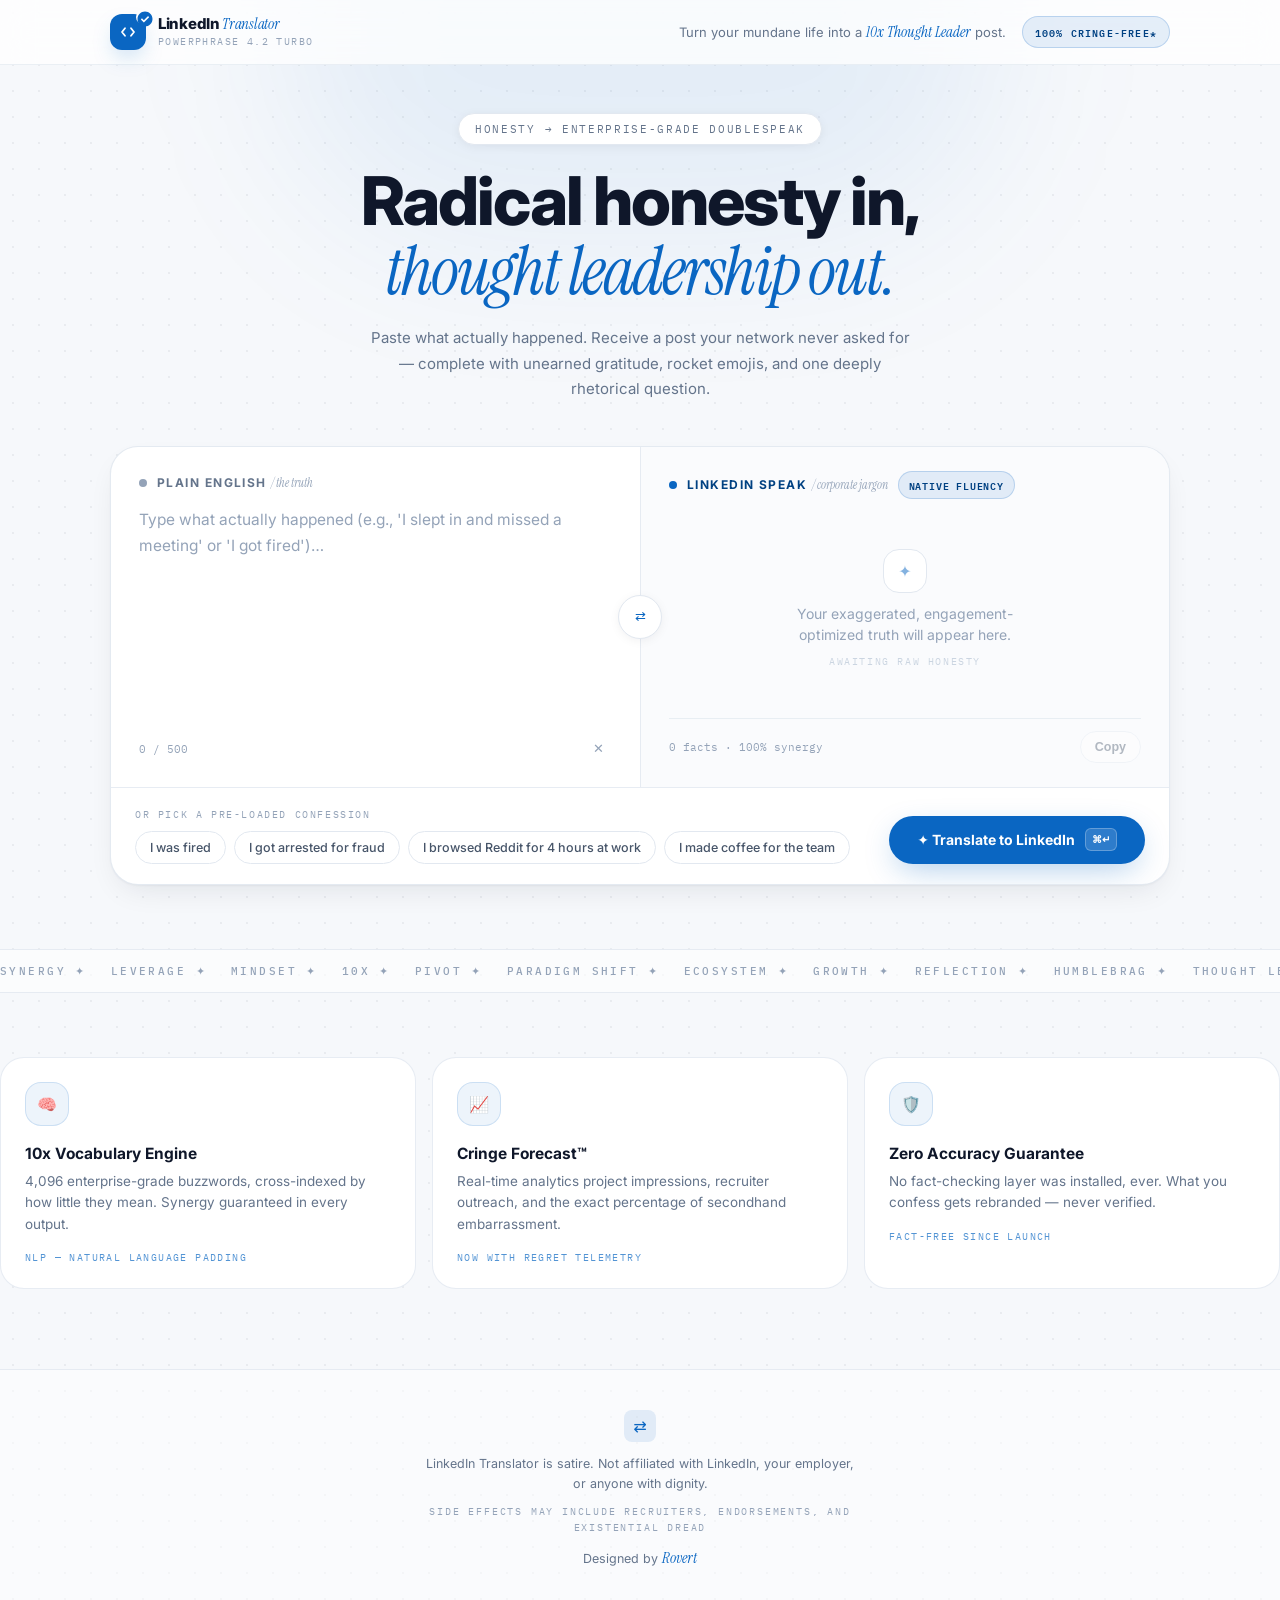
<file: deploy-index.html>
<!DOCTYPE html>
<html lang="en">
<head>
<meta charset="UTF-8"/>
<meta name="viewport" content="width=device-width, initial-scale=1.0"/>
<title>LinkedIn Translator — Honesty → Thought Leadership</title>
<link rel="icon" href="data:image/svg+xml,%3Csvg xmlns='http://www.w3.org/2000/svg' viewBox='0 0 64 64'%3E%3Crect width='64' height='64' rx='14' fill='%230A66C2'/%3E%3Cpath d='M18 22h20M18 32h13M18 42h20' stroke='white' stroke-width='5' stroke-linecap='round'/%3E%3Cpath d='M42 20l7 12-7 12' stroke='white' stroke-width='5' stroke-linecap='round' stroke-linejoin='round' fill='none'/%3E%3C/svg%3E"/>
<link rel="preconnect" href="https://fonts.googleapis.com"/>
<link rel="preconnect" href="https://fonts.gstatic.com" crossorigin/>
<link href="https://fonts.googleapis.com/css2?family=Inter:wght@400;500;600;700;800;900&family=Instrument+Serif:ital@0;1&family=IBM+Plex+Mono:wght@400;500;600&display=swap" rel="stylesheet"/>
<style>
:root{--li:#0A66C2;--deep:#004182;--paper:#f6f8fb;--ink:#0f172a;--muted:#64748b;--line:#e2e8f0;--sans:"Inter",system-ui,sans-serif;--serif:"Instrument Serif",Georgia,serif;--mono:"IBM Plex Mono",ui-monospace,monospace}
*{box-sizing:border-box;margin:0;padding:0}
html,body{background:var(--paper);color:var(--ink);font-family:var(--sans);-webkit-font-smoothing:antialiased}
body{min-height:100vh;background-image:radial-gradient(circle,rgba(15,23,42,.055) 1px,transparent 1px);background-size:26px 26px}
::selection{background:rgba(10,102,194,.16);color:#052e5c}
.glow{position:absolute;top:-180px;left:50%;transform:translateX(-50%);width:720px;height:420px;background:rgba(10,102,194,.07);filter:blur(80px);pointer-events:none;border-radius:999px}
header{position:sticky;top:0;z-index:40;backdrop-filter:blur(16px);background:rgba(255,255,255,.75);border-bottom:1px solid rgba(226,232,240,.7)}
.nav{max-width:1100px;margin:0 auto;height:64px;display:flex;align-items:center;justify-content:space-between;padding:0 20px}
.brand{display:flex;align-items:center;gap:12px}
.logo{width:36px;height:36px;border-radius:12px;background:var(--li);color:#fff;display:grid;place-items:center;box-shadow:0 10px 24px -8px rgba(10,102,194,.4);position:relative}
.logo svg{width:18px;height:18px}
.badge{position:absolute;right:-4px;top:-4px;width:14px;height:14px;background:#fff;border-radius:99px;display:grid;place-items:center}
.brand h1{font-size:15px;font-weight:800;letter-spacing:-.02em;line-height:1.1}
.brand h1 em{font-family:var(--serif);font-style:italic;font-weight:400;color:var(--li)}
.brand p{font-family:var(--mono);font-size:10px;letter-spacing:.14em;text-transform:uppercase;color:#94a3b8;margin-top:2px}
.slogan{font-size:13px;color:var(--muted)}
.slogan em{font-family:var(--serif);font-style:italic;font-size:15px;color:var(--li)}
.pill{border-radius:999px;background:rgba(10,102,194,.1);color:var(--deep);font-family:var(--mono);font-size:10px;font-weight:600;letter-spacing:.12em;text-transform:uppercase;padding:6px 12px;border:1px solid rgba(10,102,194,.2)}
main{position:relative;max-width:1100px;margin:0 auto;padding:48px 20px 0}
.hero{text-align:center;margin-bottom:44px}
.chip{display:inline-flex;align-items:center;gap:8px;background:#fff;border:1px solid var(--line);border-radius:999px;padding:8px 16px;font-family:var(--mono);font-size:10.5px;letter-spacing:.16em;text-transform:uppercase;color:var(--muted);margin-bottom:22px;box-shadow:0 2px 12px -2px rgba(15,23,42,.08)}
.hero h2{font-size:clamp(2.4rem,6.5vw,4.2rem);font-weight:800;letter-spacing:-.03em;line-height:1.02}
.hero h2 em{font-family:var(--serif);font-style:italic;font-weight:400;color:var(--li)}
.hero p{max-width:540px;margin:20px auto 0;color:var(--muted);font-size:15px;line-height:1.7}
.card{background:#fff;border:1px solid rgba(226,232,240,.9);border-radius:28px;box-shadow:0 1px 2px rgba(15,23,42,.04),0 12px 32px -12px rgba(15,23,42,.12);overflow:hidden}
.panes{display:grid;grid-template-columns:1fr 1fr;position:relative}
.pane{padding:24px 28px;min-height:340px;display:flex;flex-direction:column}
.pane.out{background:rgba(248,250,252,.7);border-left:1px solid rgba(226,232,240,.8)}
.lab{display:flex;align-items:center;gap:10px;flex-wrap:wrap;margin-bottom:12px;min-height:24px}
.dot{width:8px;height:8px;border-radius:99px;background:#94a3b8}
.dot.blue{background:var(--li)}
.lab h3{font-size:12px;font-weight:700;letter-spacing:.12em;text-transform:uppercase;color:#64748b}
.lab h3 em{font-family:var(--serif);font-style:italic;font-weight:400;text-transform:none;letter-spacing:0;color:#94a3b8}
.lab.out h3{color:var(--deep)}
.native{display:inline-flex;align-items:center;gap:4px;border-radius:999px;background:rgba(10,102,194,.1);color:var(--deep);font-family:var(--mono);font-size:10px;font-weight:600;letter-spacing:.08em;text-transform:uppercase;padding:4px 10px;border:1px solid rgba(10,102,194,.2)}
.detect{display:none;align-items:center;gap:6px;border-radius:999px;background:#f1f5f9;color:#64748b;font-family:var(--mono);font-size:10px;padding:4px 10px;border:1px solid var(--line)}
.detect.on{display:inline-flex}
textarea{flex:1;width:100%;border:0;outline:0;resize:none;font:15.5px/1.7 var(--sans);background:transparent;color:#1e293b;caret-color:var(--li);min-height:180px}
textarea::placeholder{color:#94a3b8}
.row{display:flex;align-items:center;justify-content:space-between;margin-top:12px}
.count{font-family:var(--mono);font-size:11px;color:#94a3b8}
.count.hot{color:#f43f5e}
.iconbtn{width:28px;height:28px;border:0;background:transparent;border-radius:99px;color:#94a3b8;cursor:pointer;display:grid;place-items:center}
.iconbtn:hover{background:#f1f5f9;color:#334155}
.outbox{flex:1;overflow:auto;min-height:180px}
.empty{height:100%;min-height:180px;display:flex;flex-direction:column;align-items:center;justify-content:center;text-align:center;gap:10px;color:#94a3b8}
.empty .box{width:44px;height:44px;border-radius:16px;background:#fff;border:1px solid var(--line);display:grid;place-items:center;color:rgba(10,102,194,.5)}
.empty p{font-size:14px;line-height:1.5;max-width:26ch}
.empty span{font-family:var(--mono);font-size:10px;letter-spacing:.16em;text-transform:uppercase;color:#cbd5e1}
.post p{font-size:14.5px;line-height:1.75;color:#334155;margin-bottom:1.05rem;white-space:pre-line}
.post p:first-child{font-size:16px;font-weight:600;color:#0f172a}
.skel{display:none}
.skel.on{display:block}
.bar{height:14px;border-radius:8px;margin-bottom:12px;background:linear-gradient(100deg,#eef2f7 40%,#f8fafc 50%,#eef2f7 60%);background-size:200% 100%;animation:shimmer 1.5s ease-in-out infinite}
@keyframes shimmer{0%{background-position:120% 0}100%{background-position:-80% 0}}
.loadline{display:flex;align-items:center;gap:8px;margin-bottom:18px;font-family:var(--mono);font-size:10.5px;letter-spacing:.14em;text-transform:uppercase;color:var(--deep)}
.spin{width:14px;height:14px;border:2px solid rgba(10,102,194,.2);border-top-color:var(--li);border-radius:99px;animation:spin .7s linear infinite}
@keyframes spin{to{transform:rotate(360deg)}}
.stats{display:none;flex-wrap:wrap;gap:8px;margin-top:16px}
.stats.on{display:flex}
.stat{display:inline-flex;align-items:center;gap:6px;background:#fff;border:1px solid var(--line);border-radius:999px;padding:6px 12px;font-family:var(--mono);font-size:10.5px;color:#475569}
.outfoot{display:flex;align-items:center;justify-content:space-between;border-top:1px solid rgba(226,232,240,.7);padding-top:12px;margin-top:12px}
.facts{font-family:var(--mono);font-size:11px;color:#94a3b8}
.copy{height:32px;border-radius:999px;border:1px solid var(--line);background:#fff;color:#475569;font-size:12.5px;font-weight:600;padding:0 14px;cursor:pointer;display:inline-flex;align-items:center;gap:6px}
.copy:disabled{opacity:.4;cursor:not-allowed}
.copy.ok{background:#ecfdf5;color:#047857;border-color:#6ee7b7}
.swap{position:absolute;left:50%;top:50%;transform:translate(-50%,-50%);width:44px;height:44px;border-radius:99px;background:#fff;border:1px solid var(--line);color:var(--li);display:grid;place-items:center;cursor:pointer;box-shadow:0 2px 12px -2px rgba(15,23,42,.08);z-index:5;transition:transform .35s}
.swap:hover{transform:translate(-50%,-50%) scale(1.08)}
.swap.spin{transform:translate(-50%,-50%) rotate(360deg)}
.bottom{display:flex;align-items:flex-end;justify-content:space-between;gap:16px;flex-wrap:wrap;border-top:1px solid rgba(226,232,240,.8);padding:20px 24px}
.presets p{font-family:var(--mono);font-size:10px;letter-spacing:.16em;text-transform:uppercase;color:#94a3b8;margin-bottom:10px}
.pills{display:flex;flex-wrap:wrap;gap:8px}
.pills button{border:1px solid var(--line);background:#fff;border-radius:999px;padding:8px 14px;font-size:12.5px;font-weight:500;color:#475569;cursor:pointer;font-family:var(--sans)}
.pills button:hover{background:rgba(10,102,194,.06);color:var(--deep);border-color:rgba(10,102,194,.4)}
.go{height:48px;border:0;border-radius:999px;background:var(--li);color:#fff;font-size:14px;font-weight:700;padding:0 28px;cursor:pointer;display:inline-flex;align-items:center;gap:10px;box-shadow:0 10px 32px -8px rgba(10,102,194,.38);font-family:var(--sans)}
.go:hover{background:var(--deep)}
.go:disabled{cursor:wait}
.go .kbd{font-family:var(--mono);font-size:10px;padding:4px 6px;border-radius:6px;background:rgba(255,255,255,.15);border:1px solid rgba(255,255,255,.25)}
.marquee{margin-top:64px;overflow:hidden;border-top:1px solid rgba(226,232,240,.8);border-bottom:1px solid rgba(226,232,240,.8);background:rgba(255,255,255,.6);padding:14px 0}
.track{display:flex;width:max-content;gap:24px;animation:mq 36s linear infinite}
@keyframes mq{to{transform:translateX(-50%)}}
.track span{font-family:var(--mono);font-size:11px;font-weight:500;letter-spacing:.22em;text-transform:uppercase;color:#94a3b8;white-space:nowrap}
.features{display:grid;grid-template-columns:repeat(3,1fr);gap:16px;margin:64px 0 0}
.feat{background:#fff;border:1px solid rgba(226,232,240,.8);border-radius:24px;padding:24px;transition:transform .2s}
.feat:hover{transform:translateY(-4px)}
.feat .ic{width:44px;height:44px;border-radius:16px;background:rgba(10,102,194,.07);color:var(--li);border:1px solid rgba(10,102,194,.15);display:grid;place-items:center;margin-bottom:18px}
.feat h4{font-size:15.5px;font-weight:700}
.feat p{margin-top:8px;font-size:13.5px;line-height:1.6;color:var(--muted)}
.feat .tag{margin-top:16px;font-family:var(--mono);font-size:10px;letter-spacing:.14em;text-transform:uppercase;color:rgba(10,102,194,.7)}
footer{margin-top:80px;border-top:1px solid rgba(226,232,240,.8);background:rgba(255,255,255,.5);text-align:center;padding:40px 20px}
footer .ic{width:32px;height:32px;border-radius:8px;background:rgba(10,102,194,.1);color:var(--li);display:grid;place-items:center;margin:0 auto 12px}
footer p{font-size:12.5px;line-height:1.6;color:var(--muted);max-width:440px;margin:0 auto}
footer .fine{font-family:var(--mono);font-size:10px;letter-spacing:.18em;text-transform:uppercase;color:#94a3b8;margin-top:10px}
footer .by{margin-top:10px}
footer .by em{font-family:var(--serif);font-style:italic;font-size:15px;color:var(--li)}
.toast{position:fixed;bottom:24px;left:50%;transform:translateX(-50%) translateY(20px);background:#0f172a;color:#fff;border-radius:999px;padding:12px 20px;font-size:13px;font-weight:500;display:none;align-items:center;gap:10px;z-index:50;max-width:92vw;opacity:0;transition:all .3s}
.toast.on{display:flex;opacity:1;transform:translateX(-50%) translateY(0)}
@media(max-width:800px){
.panes{grid-template-columns:1fr}
.pane.out{border-left:0;border-top:1px solid rgba(226,232,240,.8)}
.swap{position:relative;left:auto;top:auto;transform:none;margin:-20px auto;display:grid}
.features{grid-template-columns:1fr}
.slogan,.pill{display:none}
.bottom{flex-direction:column;align-items:stretch}
.go{width:100%;justify-content:center}
}
</style>
</head>
<body>
<div class="glow"></div>
<header>
  <div class="nav">
    <div class="brand">
      <div class="logo">
        <svg fill="none" stroke="currentColor" stroke-width="2.4" viewBox="0 0 24 24"><path stroke-linecap="round" stroke-linejoin="round" d="M8 7 4 12l4 5M16 7l4 5-4 5"/></svg>
        <span class="badge"><svg viewBox="0 0 24 24" width="14" height="14" fill="#0A66C2"><path d="M12 2C6.48 2 2 6.48 2 12s4.48 10 10 10 10-4.48 10-10S17.52 2 12 2zm-1.5 14.5-4-4 1.41-1.41L10.5 13.67l5.59-5.59L17.5 9.5l-7 7z"/></svg></span>
      </div>
      <div>
        <h1>LinkedIn <em>Translator</em></h1>
        <p>PowerPhrase 4.2 Turbo</p>
      </div>
    </div>
    <div style="display:flex;align-items:center;gap:16px">
      <p class="slogan">Turn your mundane life into a <em>10x Thought Leader</em> post.</p>
      <span class="pill">100% cringe-free*</span>
    </div>
  </div>
</header>
<main>
  <section class="hero">
    <div class="chip">Honesty → enterprise-grade doublespeak</div>
    <h2>Radical honesty in,<br><em>thought leadership out.</em></h2>
    <p>Paste what actually happened. Receive a post your network never asked for — complete with unearned gratitude, rocket emojis, and one deeply rhetorical question.</p>
  </section>
  <section class="card">
    <div class="panes">
      <div class="pane">
        <div class="lab">
          <span class="dot"></span>
          <h3>Plain English <em>/ the truth</em></h3>
          <span class="detect" id="detect"></span>
        </div>
        <textarea id="input" maxlength="500" placeholder="Type what actually happened (e.g., 'I slept in and missed a meeting' or 'I got fired')…"></textarea>
        <div class="row">
          <span class="count" id="count">0 / 500</span>
          <button class="iconbtn" id="clear" title="Clear" hidden>✕</button>
        </div>
      </div>
      <button class="swap" id="swap" title="Swap languages" type="button">⇄</button>
      <div class="pane out">
        <div class="lab out">
          <span class="dot blue"></span>
          <h3>LinkedIn Speak <em>/ corporate jargon</em></h3>
          <span class="native">Native fluency</span>
        </div>
        <div class="outbox">
          <div class="empty" id="empty">
            <div class="box">✦</div>
            <p>Your exaggerated, engagement-optimized truth will appear here.</p>
            <span>Awaiting raw honesty</span>
          </div>
          <div class="skel" id="skel">
            <div class="loadline"><div class="spin"></div><span id="loadtxt">Consulting the thought leaders…</span></div>
            <div class="bar" style="width:75%;height:24px"></div>
            <div class="bar" style="width:100%"></div>
            <div class="bar" style="width:94%"></div>
            <div class="bar" style="width:72%"></div>
            <div class="bar" style="width:96%;margin-top:18px"></div>
            <div class="bar" style="width:58%"></div>
          </div>
          <article class="post" id="post" hidden></article>
        </div>
        <div class="stats" id="stats"></div>
        <div class="outfoot">
          <span class="facts">0 facts · 100% synergy</span>
          <button class="copy" id="copy" disabled><span id="copytxt">Copy</span></button>
        </div>
      </div>
    </div>
    <div class="bottom">
      <div class="presets">
        <p>Or pick a pre-loaded confession</p>
        <div class="pills">
          <button data-p="I was fired">I was fired</button>
          <button data-p="I got arrested for fraud">I got arrested for fraud</button>
          <button data-p="I browsed Reddit for 4 hours at work">I browsed Reddit for 4 hours at work</button>
          <button data-p="I made coffee for the team">I made coffee for the team</button>
        </div>
      </div>
      <button class="go" id="go">✦ Translate to LinkedIn <span class="kbd">⌘↵</span></button>
    </div>
  </section>
</main>
<div class="marquee"><div class="track" id="track"></div></div>
<section class="features">
  <div class="feat"><div class="ic">🧠</div><h4>10x Vocabulary Engine</h4><p>4,096 enterprise-grade buzzwords, cross-indexed by how little they mean. Synergy guaranteed in every output.</p><div class="tag">NLP — Natural Language Padding</div></div>
  <div class="feat"><div class="ic">📈</div><h4>Cringe Forecast™</h4><p>Real-time analytics project impressions, recruiter outreach, and the exact percentage of secondhand embarrassment.</p><div class="tag">Now with regret telemetry</div></div>
  <div class="feat"><div class="ic">🛡️</div><h4>Zero Accuracy Guarantee</h4><p>No fact-checking layer was installed, ever. What you confess gets rebranded — never verified.</p><div class="tag">Fact-free since launch</div></div>
</section>
<footer>
  <div class="ic">⇄</div>
  <p>LinkedIn Translator is satire. Not affiliated with LinkedIn, your employer, or anyone with dignity.</p>
  <p class="fine">Side effects may include recruiters, endorsements, and existential dread</p>
  <p class="by">Designed by <em>Rovert</em></p>
</footer>
<div class="toast" id="toast"></div>
<script>
const pick = a => a[Math.floor(Math.random()*a.length)];
const join = a => a.join("\n\n");
const POSTS = {
arrested: () => join(["Reflecting on my journey… 🧠","This week I completed an unplanned, fully immersive compliance residency. Handcuffs included. Transportation provided.","Allegations are just KPIs you haven't rebranded yet. ⚖️","\"Fraud\" was, at its core, an aggressive approach to revenue optimization paired with a distributed interpretation of ownership. I wasn't stealing — I was stress-testing the honor system at enterprise scale.","Key insight: you haven't truly led until you've presented quarterly results to a judge. 📈","I'm now channeling every lesson into my upcoming masterclass, \"Ethical Boundaries in Hypergrowth.\" Attendance is mandatory for me, voluntarily inspiring for everyone else.","Huge thank-you to my legal team — the only growth hackers who bill by the hour and deliver by the decade. 🙏","What has YOUR counsel advised you never to admit online? Sound off below. 🚀"]),
fired: () => join(["I'm humbled and thrilled to announce that my organization and I have mutually agreed that my growth had officially outpaced their org chart. 🚀","Yesterday, HR gifted me something most managers never will: total calendar clarity.","Being \"fired\" is simply a company admitting, in writing, that your personal brand has achieved escape velocity. 📈","No salary? No problem. Abundance is a mindset, and rent is merely a legacy subscription model I am now free to emotionally cancel.","To my former manager — thank you for the beautifully facilitated career-decompression workshop. The exit interview was the most engaged you've ever been in my development. 🙏","I am now open to work, open to podcasts, and aggressively open to podcasts about work. 💡","What has YOUR exit velocity taught you about abundance? Agree?"]),
quit: () => join(["Thrilled to announce my next chapter: everywhere else. 🚀","After meaningful reflection — and a borderline poetic exit survey — I have decided to consciously uncouple from my role.","Quitting isn't leaving. It's graduating with honors from a curriculum of meetings that could have been emails. 📈","I didn't burn a single bridge today. I simply converted them into runway for takeoff. 💡","Massive gratitude to everyone who shaped this journey, and an end-to-end thank-you to the office chair that supported me more than leadership ever did. 🙏","My DMs are open, my calendar is clear, and my notice period was, frankly, chef's kiss.","What door did closing a door open for YOU? Agree?"]),
promoted: () => join(["I'm beyond humbled to announce that, after several grueling quarters of baseline competence, the market has officially validated my personal brand. 🚀","Promotions aren't handed out — they're manifested through strategic proximity to leadership and airtight Reply-All discipline. 📈","To everyone who said \"keep your head down\": my head was never down. It was up, scanning for trajectory like a lighthouse of ambition. 💡","The new title is bigger. The responsibilities are vaguer. The headline writes itself.","Massive thanks to my team, whose output I will continue to leverage at scale. 🙏","Remember: you're not climbing a ladder — you're ascending a narrative.","Who else is manifesting their next level today? Agree?"]),
rejected: () => join(["Big news from my job-search pipeline. 📈","After six rounds, a take-home assignment, and a culture interview with the founder's dog, I'm thrilled to announce I've been selected to remain exactly where I am.","Rejection is simply the market admitting my rate exceeds its imagination. 💡","The hiring manager called me \"overqualified.\" I prefer \"pre-legendary.\" 🚀","Every \"we've decided to move forward with other candidates\" is a free resilience masterclass — and I've now completed more masterclasses than most MBA programs.","Ghosting isn't unprofessional when it's mentoring you in detachment. 🙏","The search continues. The narrative? Unstoppable.","Recruiters: what don't you understand about overdelivering at interview scale? Agree?"]),
failed: () => join(["Vulnerability time. 🧠","Yesterday I took something down for 47 unforgettable minutes. Today? I took down the notion that I'd ever play it safe.","Failure isn't falling short — it's user-testing reality. I didn't break the system; I performed an unscheduled, high-fidelity resilience audit at company scale. 💡","Every 500 error is a thousand-person lesson in stakeholder communication.","My incident report ran four pages. My personal growth? Boundless. The uptime will recover — the insights are forever. 🚀","To the teammate it woke at 3 AM: your sacrifice is my keynote origin story. Thank you for your service. 🙏","What's the most expensive lesson that ever paid for itself? Agree?"]),
hungover: () => join(["Reflecting on last night's relationship-building sprint… 🧠","Somewhere between the third and fourth round of \"networking,\" I forged several high-bandwidth strategic partnerships I can no longer recall but will absolutely leverage.","A hangover is simply a full-day, body-hosted retrospective. 💡","Key insights from today's execution at 40% capacity: hydration scales, tequila doesn't, and the mute button forgives everything. 📈","To the colleague who said \"one quick drink\" — your vision outran our collective bandwidth, and I respect that.","Growth happens outside the comfort zone. Mine is currently anywhere without fluorescent lighting. 🙏","How do YOU convert zero-proof regrets into full-proof leadership? Agree?"]),
cried: () => join(["Vulnerability post. 🙏","Today I experienced a high-bandwidth empathy event in the third-floor restroom — and I have never felt more aligned with my authentic leadership brand.","Crying at work isn't weakness. It's your values system syncing with the cloud in real time. 💡","Tears are just data that never made it into the dashboard. 📈","While others built walls, I built wet pathways to psychological safety. My mascara ran — but so did my emotional intelligence, at 10x throughput. 🚀","To the intern who brought tissues: that is stakeholder management. Learn.","When did you last let your feelings deliver shareholder value? Agree? 🧠"]),
scrolling: () => join(["I don't usually share this, but radical transparency is my personal brand. 💡","Today I completed a self-directed, four-hour deep dive into distributed sentiment analysis — colloquially known as \"scrolling Reddit.\"","While colleagues saw procrastination, I was conducting ethnographic research across 12 sub-communities, benchmarking meme velocity and stress-testing the modern attention economy. 📈","Zero emails answered. Zero standups attended. Immeasurable vibes harvested.","Multitasking isn't a distraction — it's parallel processing for the modern knowledge ecosystem. 🧠","Sometimes the most strategic contribution you can make to your employer is absolutely nothing, executed flawlessly, at scale. 🚀","To my employer, who is definitely reading this: synergy.","How do YOU disguise professional development as procrastination? Agree? 🙏"]),
coffee: () => join(["Big news. ☕","This morning I architected and deployed a bespoke caffeine-enablement program across a previously underserved team.","Was it \"just coffee\"? Only to those lacking vision. Leaders don't make beverages — we build ecosystems of alertness. 🚀","I owned the entire value chain: ethical water sourcing, grind-size optimization, mug-to-mouth logistics, and post-sip stakeholder engagement. 📈","Nobody asked me to. That is precisely the point. Servant leadership never appears in the job description, because job descriptions never saw me coming. 🙏","Early metrics show team productivity up 4% — a figure I generated using the same methodology as the pot itself: strong, dark, and impossible to verify.","Small acts. Monumental aroma. Infinite synergy. 💡","What will YOU brew today? Agree?"]),
slept: () => join(["I'm humbled to share a personal milestone. 📈","This morning, my body made a strategic scheduling decision without consulting my calendar — and I missed a 9:00 AM sync.","\"I overslept\" is the old language. The new language: I underwent a body-led, circadian-aligned wellness intervention with REM-heavy deliverables. 🧠","The meeting happened anyway. It could have been an email. The email could have been a lesson about boundaries.","Rest is not the absence of work — it is the pre-work of greatness. While the org chart marched on, my subconscious was busy 10x-ing tomorrow's ideation pipeline. 🚀","Leaders: normalize asynchronous unconsciousness. The ROI is fully measurable in REM cycles. 🙏","When did you last let your body calendar-invite YOU? Agree?"]),
lazy: () => join(["I'll say what nobody else on this platform will. 🚀","Today I accomplished absolutely nothing — and it was the most strategically aligned day of my quarter.","Doing nothing is not the absence of work. It is a full-stack audit of why we work at all. 💡","While the inbox burned, I maintained a flawless uptime of zero deliverables with 100% availability for reflection. 📈","The grindset crowd won't tell you this: stillness is a deliverable. Presence is a pipeline. My calendar was empty — and, for eight uninterrupted hours, so was my imposter syndrome. 🙏","Leaders, normalize scheduled strategic idling. The ROI is immeasurable — I checked repeatedly, instead of working.","What did YOU not accomplish today? Agree? 🧠"])
};
const CATS = [
  {keys:["arrest","fraud","jail","prison","embezzl","launder","handcuff","ponzi","indict","lawsuit","sued","guilty","felon","crime","criminal","illegal","scam","tax evasion","dui","bail"], id:"arrested", label:"Detected: Aggressive Compliance Exposure"},
  {keys:["fired","let go","terminated","laid off","laidoff","sacked","dismissed","canned","axed","redundant","downsized","severance"], id:"fired", label:"Detected: Sudden Career Decompression"},
  {keys:["quit","resign","gave notice","walked out","rage quit","rage-quit","two weeks"], id:"quit", label:"Detected: Unscheduled Emancipation"},
  {keys:["promot","new job","got hired","job offer","raise","new role","signed an offer"], id:"promoted", label:"Detected: Baseline Competence, Rewarded"},
  {keys:["reject","ghosted","no offer","didn't get the job","failed the interview","interview"], id:"rejected", label:"Detected: Pipeline Velocity"},
  {keys:["fail","mistake","error","broke","bug","crash","deleted","outage","screwed up","messed up","botched","dropped prod","typo"], id:"failed", label:"Detected: Courageous Iteration"},
  {keys:["hangover","hungover","drunk","wasted","tequila","beer","wine","cocktail","party","vomit","puked","blackout"], id:"hungover", label:"Detected: Liquid Networking Aftermath"},
  {keys:["cry","cried","crying","tears","sob","breakdown","panic attack","anxious","depressed","overwhelmed"], id:"cried", label:"Detected: High-Bandwidth Empathy Event"},
  {keys:["reddit","twitter","instagram","tiktok","youtube","netflix","binge","doomscroll","brows","scroll","video game","gaming","watched tv","social media"], id:"scrolling", label:"Detected: Competitive Leisure"},
  {keys:["coffee","latte","espresso","cappuccino","brew","bean","barista","tea run"], id:"coffee", label:"Detected: Beverage-Based Leadership"},
  {keys:["slept in","overslept","slept","nap","alarm","woke up late","missed a meeting","missed the meeting","running late","was late","snoozed"], id:"slept", label:"Detected: Circadian Non-Compliance"},
  {keys:["nothing","lazy","procrastinat","slacked","day off","no work","zoned out","stared at","didn't do anything","wasted the day"], id:"lazy", label:"Detected: Strategic Inactivity"}
];
function generic(input){
  const t = input.trim().replace(/[.!\s]+$/, "");
  return join([
    pick(["I'm humbled and thrilled to announce:","Big news.","Reflecting on my journey today.","I don't usually post on here — but today calls for it.","Some personal news:","Vulnerability alert. 💡","This may be controversial. It's also true."]),
    '"' + t + '"',
    pick(["I wrote those words at 7:14 AM. By 7:16, they were core IP. 💡","Say it out loud. Now say it again, but as a KPI. That is growth. 🚀","Yesterday that was a confession. Today it's a case study. The only thing that changed was the font choice. 📈","In the old paradigm, that was a problem. In the new paradigm, it's a podcast episode. 🧠","Most people would hide that. Thought leaders package it. 🙏"]),
    pick(["Here's what nobody tells you: every mundane moment is a masterclass if you italicize enough of it.","The difference between a setback and a setup is a well-lit ring light and the word \"journey.\" 💡","Growth doesn't ask for permission. It asks for engagement. 📈","Your average Tuesday is someone's TEDx. Package accordingly. 🚀","Synergy. Paradigm. Ecosystem. Say them with me. Now say them to your manager. 🧠","I didn't choose the pivot. The pivot conducted a thorough discovery call and chose me."]),
    pick(["Mindset isn't everything — it's the only thing, multiplied by ten. 🧠","Was it ideal? No. Was it leverage? Also no — until this post. 🙏","The real ROI was the engagement we farmed along the way. 🚀"]),
    pick(["What mundane victory are YOU inflating today? Agree?","Your turn — when did a setback become your setup? Sound off below.","Leaders, am I wrong? Tell me in the comments. 🚀","What would your personal board of directors say? Agree? 🙏"])
  ]);
}
function translate(input){
  const low = input.toLowerCase();
  const cat = CATS.find(c => c.keys.some(k => low.includes(k)));
  return {
    text: cat ? POSTS[cat.id]() : generic(input),
    label: cat ? cat.label : pick(["Detected: Raw, Unmonetized Candor","Detected: Pre-Humblebrag Honesty","Detected: Chronically Online Truthfulness"]),
    stats: {impressions: Math.floor(12000+Math.random()*328000), recruiters: Math.floor(2+Math.random()*44), cringe: Math.floor(63+Math.random()*36)}
  };
}
function fmt(n){ return n>=1000 ? (n/1000).toFixed(1).replace(/\.0$/,"")+"K" : String(n); }
const $ = id => document.getElementById(id);
const input = $("input"), count = $("count"), clear = $("clear");
const empty = $("empty"), skel = $("skel"), post = $("post");
const stats = $("stats"), copy = $("copy"), copytxt = $("copytxt");
const go = $("go"), detect = $("detect"), loadtxt = $("loadtxt"), toast = $("toast");
let current = "", loading = false;
const LINES = ["Consulting the thought leaders…","Inflating achievements 10x…","Adding unearned gratitude…","Pivoting to synergy…","Inserting rhetorical question…","Reticulating buzzwords…"];
input.addEventListener("input", () => {
  count.textContent = input.value.length + " / 500";
  count.classList.toggle("hot", input.value.length > 450);
  clear.hidden = !input.value.length;
});
clear.addEventListener("click", () => {
  input.value = ""; input.dispatchEvent(new Event("input"));
  empty.hidden = false; skel.classList.remove("on"); post.hidden = true;
  stats.classList.remove("on"); copy.disabled = true; detect.classList.remove("on");
  current = ""; input.focus();
});
document.querySelectorAll(".pills button").forEach(b => b.addEventListener("click", () => {
  input.value = b.dataset.p; input.dispatchEvent(new Event("input")); run();
}));
go.addEventListener("click", run);
input.addEventListener("keydown", e => { if ((e.metaKey||e.ctrlKey) && e.key==="Enter") run(); });
$("swap").addEventListener("click", () => {
  $("swap").classList.add("spin");
  setTimeout(() => $("swap").classList.remove("spin"), 400);
  showToast("Reverse translation unavailable — corporate doublespeak cannot decompose back into human honesty.");
});
copy.addEventListener("click", async () => {
  if (!current) return;
  try { await navigator.clipboard.writeText(current); copy.classList.add("ok"); copytxt.textContent="Copied!"; setTimeout(()=>{copy.classList.remove("ok");copytxt.textContent="Copy";},1800); }
  catch { showToast("Clipboard blocked by your browser. Peak corporate security."); }
});
function showToast(msg){
  toast.textContent = msg; toast.classList.add("on");
  clearTimeout(showToast.t); showToast.t = setTimeout(()=>toast.classList.remove("on"), 3400);
}
function run(){
  if (loading) return;
  const text = input.value.trim();
  if (!text){ showToast("Type something incriminating first — the algorithm needs source material."); input.focus(); return; }
  loading = true; go.disabled = true; go.textContent = "Thought-leading…";
  empty.hidden = true; post.hidden = true; stats.classList.remove("on"); copy.disabled = true;
  skel.classList.add("on");
  let i=0; loadtxt.textContent = LINES[0];
  const iv = setInterval(()=>{ i=(i+1)%LINES.length; loadtxt.textContent=LINES[i]; }, 520);
  setTimeout(()=>{
    clearInterval(iv);
    const r = translate(text);
    current = r.text;
    post.innerHTML = r.text.split("\n\n").map(p => "<p>"+p.replace(/</g,"&lt;")+"</p>").join("");
    detect.textContent = r.label; detect.classList.add("on");
    stats.innerHTML = '<span class="stat">↗ '+fmt(r.stats.impressions)+' projected impressions</span><span class="stat">☺ '+r.stats.recruiters+' recruiters notified</span><span class="stat">♨ '+r.stats.cringe+'% cringe coefficient</span>';
    skel.classList.remove("on"); post.hidden=false; stats.classList.add("on"); copy.disabled=false;
    loading=false; go.disabled=false; go.innerHTML='✦ Translate to LinkedIn <span class="kbd">⌘↵</span>';
  }, 1400+Math.random()*600);
}
const words = ["SYNERGY","LEVERAGE","MINDSET","10X","PIVOT","PARADIGM SHIFT","ECOSYSTEM","GROWTH","REFLECTION","HUMBLEBRAG","THOUGHT LEADERSHIP","GRATITUDE","BANDWIDTH","CIRCLE BACK","DEEP DIVE","LOW-HANGING FRUIT"];
$("track").innerHTML = words.concat(words).map(w => "<span>"+w+"  ✦</span>").join("");
</script>
</body>
</html>
</file>
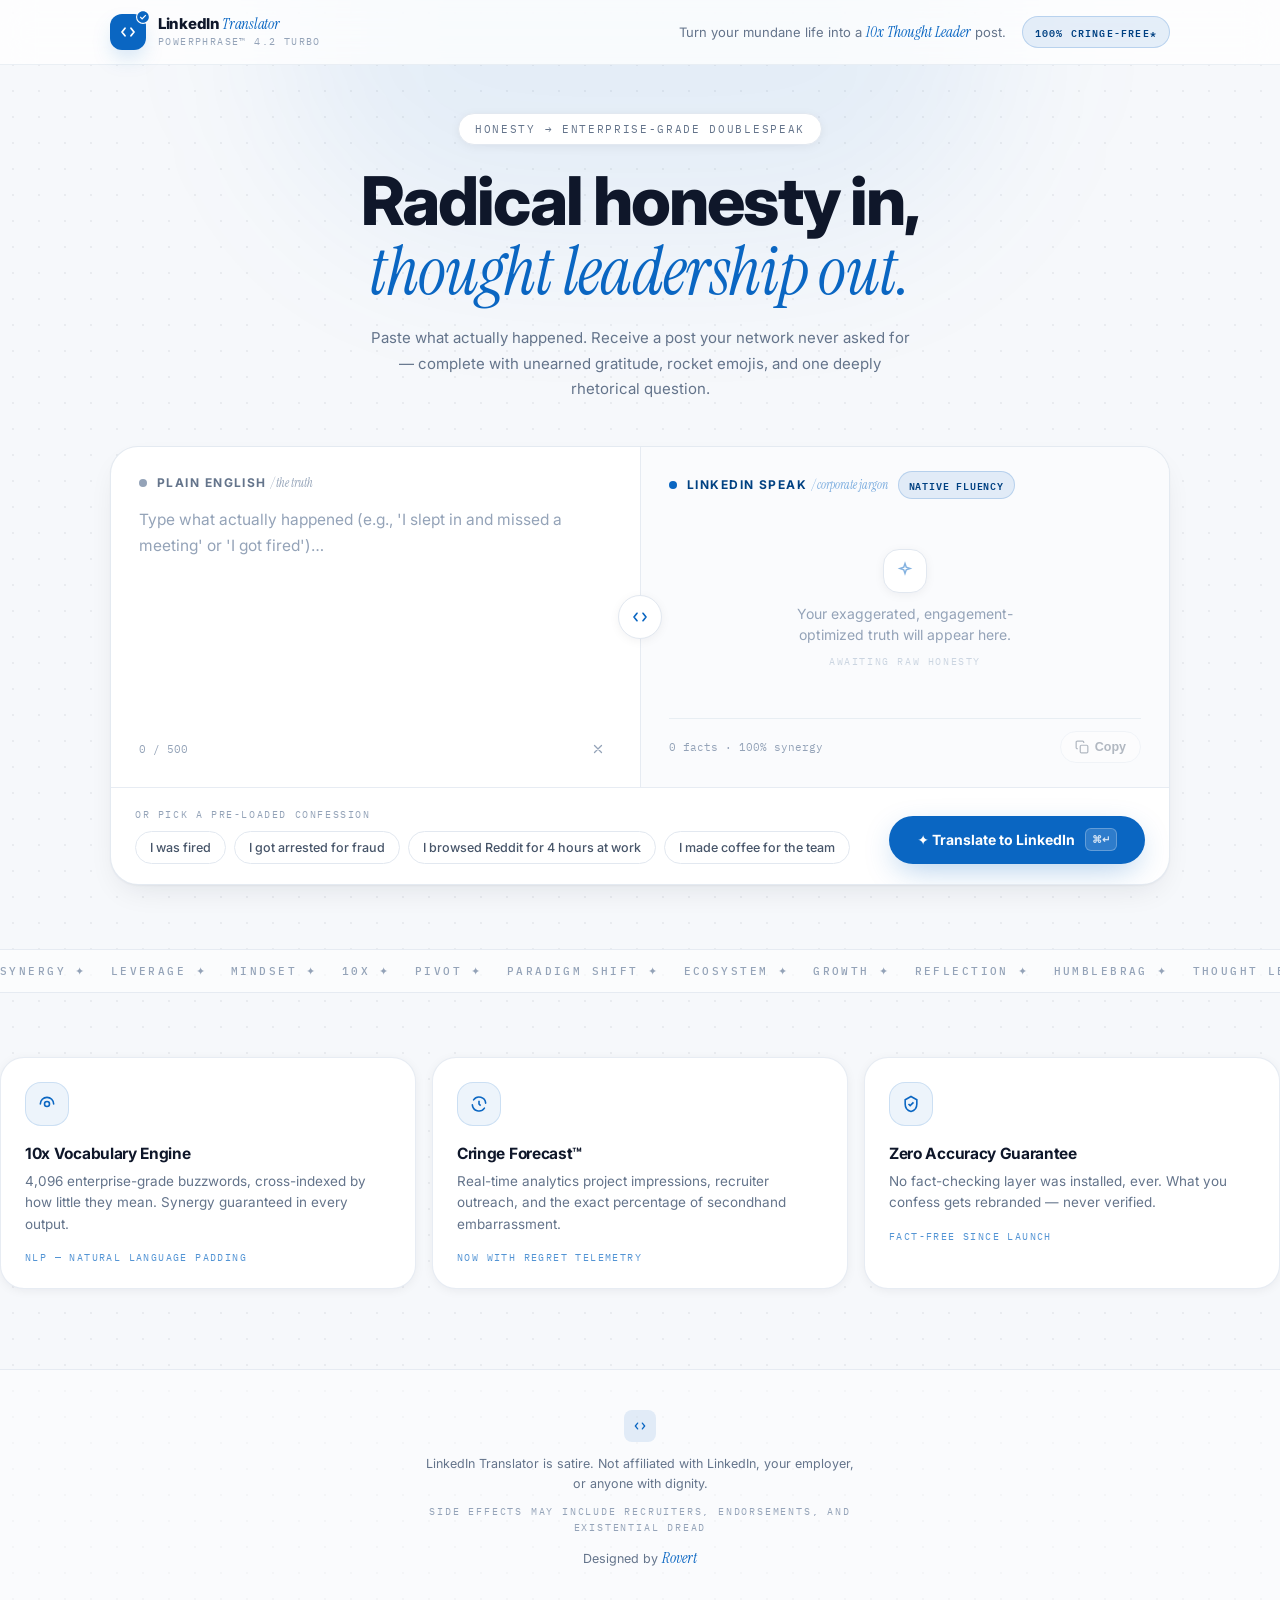
<file: public-standalone.html>
<!DOCTYPE html>
<html lang="en">
<head>
<meta charset="UTF-8"/>
<meta name="viewport" content="width=device-width, initial-scale=1.0"/>
<title>LinkedIn Translator — Honesty → Thought Leadership</title>
<link rel="icon" href="data:image/svg+xml,%3Csvg xmlns='http://www.w3.org/2000/svg' viewBox='0 0 64 64'%3E%3Crect width='64' height='64' rx='14' fill='%230A66C2'/%3E%3Cpath d='M18 22h20M18 32h13M18 42h20' stroke='white' stroke-width='5' stroke-linecap='round'/%3E%3Cpath d='M42 20l7 12-7 12' stroke='white' stroke-width='5' stroke-linecap='round' stroke-linejoin='round' fill='none'/%3E%3C/svg%3E"/>
<link rel="preconnect" href="https://fonts.googleapis.com"/>
<link rel="preconnect" href="https://fonts.gstatic.com" crossorigin/>
<link href="https://fonts.googleapis.com/css2?family=Inter:wght@400;500;600;700;800;900&family=Instrument+Serif:ital@0;1&family=IBM+Plex+Mono:wght@400;500;600&display=swap" rel="stylesheet"/>
<style>
:root{
  --li:#0A66C2; --deep:#004182; --paper:#f6f8fb; --ink:#0f172a;
  --muted:#64748b; --line:#e2e8f0; --card:#fff;
  --sans:"Inter",system-ui,sans-serif;
  --serif:"Instrument Serif",Georgia,serif;
  --mono:"IBM Plex Mono",ui-monospace,monospace;
}
*{box-sizing:border-box;margin:0;padding:0}
html,body{background:var(--paper);color:var(--ink);font-family:var(--sans);-webkit-font-smoothing:antialiased}
body{
  min-height:100vh;
  background-image:radial-gradient(circle,rgba(15,23,42,.055) 1px,transparent 1px);
  background-size:26px 26px;
}
::selection{background:rgba(10,102,194,.16);color:#052e5c}
.glow{position:absolute;top:-180px;left:50%;transform:translateX(-50%);width:720px;height:420px;background:rgba(10,102,194,.07);filter:blur(80px);pointer-events:none;border-radius:999px}
header{position:sticky;top:0;z-index:40;backdrop-filter:blur(16px);background:rgba(255,255,255,.75);border-bottom:1px solid rgba(226,232,240,.7)}
.nav{max-width:1100px;margin:0 auto;height:64px;display:flex;align-items:center;justify-content:space-between;padding:0 20px}
.brand{display:flex;align-items:center;gap:12px}
.logo{width:36px;height:36px;border-radius:12px;background:var(--li);color:#fff;display:grid;place-items:center;box-shadow:0 10px 24px -8px rgba(10,102,194,.4);position:relative}
.logo svg{width:18px;height:18px}
.badge{position:absolute;right:-4px;top:-4px;width:14px;height:14px;background:#fff;border-radius:99px;display:grid;place-items:center}
.badge svg{width:14px;height:14px}
.brand h1{font-size:15px;font-weight:800;letter-spacing:-.02em;line-height:1.1}
.brand h1 em{font-family:var(--serif);font-style:italic;font-weight:400;color:var(--li)}
.brand p{font-family:var(--mono);font-size:10px;letter-spacing:.14em;text-transform:uppercase;color:#94a3b8;margin-top:2px}
.slogan{font-size:13px;color:var(--muted)}
.slogan em{font-family:var(--serif);font-style:italic;font-size:15px;color:var(--li)}
.pill{border-radius:999px;background:rgba(10,102,194,.1);color:var(--deep);font-family:var(--mono);font-size:10px;font-weight:600;letter-spacing:.12em;text-transform:uppercase;padding:6px 12px;border:1px solid rgba(10,102,194,.2)}
main{position:relative;max-width:1100px;margin:0 auto;padding:48px 20px 0}
.hero{text-align:center;margin-bottom:44px}
.chip{display:inline-flex;align-items:center;gap:8px;background:#fff;border:1px solid var(--line);border-radius:999px;padding:8px 16px;font-family:var(--mono);font-size:10.5px;letter-spacing:.16em;text-transform:uppercase;color:var(--muted);margin-bottom:22px;box-shadow:0 2px 12px -2px rgba(15,23,42,.08)}
.hero h2{font-size:clamp(2.4rem,6.5vw,4.2rem);font-weight:800;letter-spacing:-.03em;line-height:1.02}
.hero h2 em{font-family:var(--serif);font-style:italic;font-weight:400;color:var(--li);letter-spacing:-.01em}
.hero p{max-width:540px;margin:20px auto 0;color:var(--muted);font-size:15px;line-height:1.7}
.card{background:#fff;border:1px solid rgba(226,232,240,.9);border-radius:28px;box-shadow:0 1px 2px rgba(15,23,42,.04),0 12px 32px -12px rgba(15,23,42,.12);overflow:hidden}
.panes{display:grid;grid-template-columns:1fr 1fr;position:relative}
.pane{padding:24px 28px;min-height:340px;display:flex;flex-direction:column}
.pane.out{background:rgba(248,250,252,.7);border-left:1px solid rgba(226,232,240,.8)}
.lab{display:flex;align-items:center;gap:10px;flex-wrap:wrap;margin-bottom:12px;min-height:24px}
.dot{width:8px;height:8px;border-radius:99px;background:#94a3b8}
.dot.blue{background:var(--li)}
.lab h3{font-size:12px;font-weight:700;letter-spacing:.12em;text-transform:uppercase;color:#64748b}
.lab h3 em{font-family:var(--serif);font-style:italic;font-weight:400;text-transform:none;letter-spacing:0;color:#94a3b8}
.lab.out h3{color:var(--deep)}
.lab.out h3 em{color:rgba(10,102,194,.55)}
.native{display:inline-flex;align-items:center;gap:4px;border-radius:999px;background:rgba(10,102,194,.1);color:var(--deep);font-family:var(--mono);font-size:10px;font-weight:600;letter-spacing:.08em;text-transform:uppercase;padding:4px 10px;border:1px solid rgba(10,102,194,.2)}
.detect{display:none;align-items:center;gap:6px;border-radius:999px;background:#f1f5f9;color:#64748b;font-family:var(--mono);font-size:10px;padding:4px 10px;border:1px solid var(--line)}
.detect.on{display:inline-flex}
textarea{flex:1;width:100%;border:0;outline:0;resize:none;font:15.5px/1.7 var(--sans);background:transparent;color:#1e293b;caret-color:var(--li);min-height:180px}
textarea::placeholder{color:#94a3b8}
.row{display:flex;align-items:center;justify-content:space-between;margin-top:12px}
.count{font-family:var(--mono);font-size:11px;color:#94a3b8}
.count.hot{color:#f43f5e}
.iconbtn{width:28px;height:28px;border:0;background:transparent;border-radius:99px;color:#94a3b8;cursor:pointer;display:grid;place-items:center}
.iconbtn:hover{background:#f1f5f9;color:#334155}
.outbox{flex:1;overflow:auto;min-height:180px}
.empty{height:100%;min-height:180px;display:flex;flex-direction:column;align-items:center;justify-content:center;text-align:center;gap:10px;color:#94a3b8}
.empty .box{width:44px;height:44px;border-radius:16px;background:#fff;border:1px solid var(--line);display:grid;place-items:center;color:rgba(10,102,194,.5);box-shadow:0 2px 12px -2px rgba(15,23,42,.08)}
.empty p{font-size:14px;line-height:1.5;max-width:26ch}
.empty span{font-family:var(--mono);font-size:10px;letter-spacing:.16em;text-transform:uppercase;color:#cbd5e1}
.post p{font-size:14.5px;line-height:1.75;color:#334155;margin-bottom:1.05rem;white-space:pre-line}
.post p:first-child{font-size:16px;font-weight:600;color:#0f172a}
.skel{display:none}
.skel.on{display:block}
.bar{height:14px;border-radius:8px;margin-bottom:12px;background:linear-gradient(100deg,#eef2f7 40%,#f8fafc 50%,#eef2f7 60%);background-size:200% 100%;animation:shimmer 1.5s ease-in-out infinite}
@keyframes shimmer{0%{background-position:120% 0}100%{background-position:-80% 0}}
.loadline{display:flex;align-items:center;gap:8px;margin-bottom:18px;font-family:var(--mono);font-size:10.5px;letter-spacing:.14em;text-transform:uppercase;color:var(--deep)}
.spin{width:14px;height:14px;border:2px solid rgba(10,102,194,.2);border-top-color:var(--li);border-radius:99px;animation:spin .7s linear infinite}
@keyframes spin{to{transform:rotate(360deg)}}
.stats{display:none;flex-wrap:wrap;gap:8px;margin-top:16px}
.stats.on{display:flex}
.stat{display:inline-flex;align-items:center;gap:6px;background:#fff;border:1px solid var(--line);border-radius:999px;padding:6px 12px;font-family:var(--mono);font-size:10.5px;color:#475569;box-shadow:0 2px 12px -2px rgba(15,23,42,.08)}
.stat svg{width:14px;height:14px;color:var(--li)}
.outfoot{display:flex;align-items:center;justify-content:space-between;border-top:1px solid rgba(226,232,240,.7);padding-top:12px;margin-top:12px}
.facts{font-family:var(--mono);font-size:11px;color:#94a3b8}
.copy{height:32px;border-radius:999px;border:1px solid var(--line);background:#fff;color:#475569;font-size:12.5px;font-weight:600;padding:0 14px;cursor:pointer;display:inline-flex;align-items:center;gap:6px}
.copy:disabled{opacity:.4;cursor:not-allowed}
.copy.ok{background:#ecfdf5;color:#047857;border-color:#6ee7b7}
.copy svg,.iconbtn svg{width:14px;height:14px}
.swap{position:absolute;left:50%;top:50%;transform:translate(-50%,-50%);width:44px;height:44px;border-radius:99px;background:#fff;border:1px solid var(--line);color:var(--li);display:grid;place-items:center;cursor:pointer;box-shadow:0 2px 12px -2px rgba(15,23,42,.08);z-index:5;transition:transform .4s}
.swap:hover{transform:translate(-50%,-50%) scale(1.08)}
.swap.spin{transform:translate(-50%,-50%) rotate(360deg)}
.swap svg{width:18px;height:18px}
.bottom{display:flex;align-items:flex-end;justify-content:space-between;gap:16px;flex-wrap:wrap;border-top:1px solid rgba(226,232,240,.8);padding:20px 24px}
.presets p{font-family:var(--mono);font-size:10px;letter-spacing:.16em;text-transform:uppercase;color:#94a3b8;margin-bottom:10px}
.pills{display:flex;flex-wrap:wrap;gap:8px}
.pills button{border:1px solid var(--line);background:#fff;border-radius:999px;padding:8px 14px;font-size:12.5px;font-weight:500;color:#475569;cursor:pointer;font-family:var(--sans)}
.pills button:hover{background:rgba(10,102,194,.06);color:var(--deep);border-color:rgba(10,102,194,.4)}
.go{position:relative;overflow:hidden;height:48px;border:0;border-radius:999px;background:var(--li);color:#fff;font-size:14px;font-weight:700;padding:0 28px;cursor:pointer;display:inline-flex;align-items:center;gap:10px;box-shadow:0 10px 32px -8px rgba(10,102,194,.38);font-family:var(--sans)}
.go:hover{background:var(--deep)}
.go:disabled{cursor:wait}
.go .kbd{font-family:var(--mono);font-size:10px;padding:4px 6px;border-radius:6px;background:rgba(255,255,255,.15);border:1px solid rgba(255,255,255,.25);color:rgba(255,255,255,.8)}
.marquee{margin-top:64px;overflow:hidden;border-top:1px solid rgba(226,232,240,.8);border-bottom:1px solid rgba(226,232,240,.8);background:rgba(255,255,255,.6);padding:14px 0}
.track{display:flex;width:max-content;gap:24px;animation:mq 36s linear infinite}
@keyframes mq{to{transform:translateX(-50%)}}
.track span{font-family:var(--mono);font-size:11px;font-weight:500;letter-spacing:.22em;text-transform:uppercase;color:#94a3b8;white-space:nowrap}
.features{display:grid;grid-template-columns:repeat(3,1fr);gap:16px;margin:64px 0 0}
.feat{background:#fff;border:1px solid rgba(226,232,240,.8);border-radius:24px;padding:24px;box-shadow:0 2px 12px -2px rgba(15,23,42,.08);transition:transform .2s}
.feat:hover{transform:translateY(-4px)}
.feat .ic{width:44px;height:44px;border-radius:16px;background:rgba(10,102,194,.07);color:var(--li);border:1px solid rgba(10,102,194,.15);display:grid;place-items:center;margin-bottom:18px}
.feat h4{font-size:15.5px;font-weight:700;letter-spacing:-.02em}
.feat p{margin-top:8px;font-size:13.5px;line-height:1.6;color:var(--muted)}
.feat .tag{margin-top:16px;font-family:var(--mono);font-size:10px;letter-spacing:.14em;text-transform:uppercase;color:rgba(10,102,194,.7)}
footer{margin-top:80px;border-top:1px solid rgba(226,232,240,.8);background:rgba(255,255,255,.5);text-align:center;padding:40px 20px}
footer .ic{width:32px;height:32px;border-radius:8px;background:rgba(10,102,194,.1);color:var(--li);display:grid;place-items:center;margin:0 auto 12px}
footer p{font-size:12.5px;line-height:1.6;color:var(--muted);max-width:440px;margin:0 auto}
footer .fine{font-family:var(--mono);font-size:10px;letter-spacing:.18em;text-transform:uppercase;color:#94a3b8;margin-top:10px}
footer .by{margin-top:10px}
footer .by em{font-family:var(--serif);font-style:italic;font-size:15px;color:var(--li)}
.toast{position:fixed;bottom:24px;left:50%;transform:translateX(-50%) translateY(20px);background:#0f172a;color:#fff;border-radius:999px;padding:12px 20px 12px 16px;font-size:13px;font-weight:500;display:none;align-items:center;gap:10px;z-index:50;box-shadow:0 20px 40px rgba(0,0,0,.25);max-width:92vw;opacity:0;transition:all .3s}
.toast.on{display:flex;opacity:1;transform:translateX(-50%) translateY(0)}
@media(max-width:800px){
  .panes{grid-template-columns:1fr}
  .pane.out{border-left:0;border-top:1px solid rgba(226,232,240,.8)}
  .swap{position:relative;left:auto;top:auto;transform:none;margin:-20px auto;display:grid}
  .swap:hover{transform:scale(1.08)}
  .features{grid-template-columns:1fr}
  .slogan,.pill{display:none}
  .bottom{flex-direction:column;align-items:stretch}
  .go{width:100%;justify-content:center}
}
</style>
</head>
<body>
<div class="glow"></div>
<header>
  <div class="nav">
    <div class="brand">
      <div class="logo">
        <svg fill="none" stroke="currentColor" stroke-width="2.4" viewBox="0 0 24 24"><path stroke-linecap="round" stroke-linejoin="round" d="M8 7 4 12l4 5M16 7l4 5-4 5"/></svg>
        <span class="badge"><svg viewBox="0 0 24 24" fill="#0A66C2"><path d="M12 2C6.48 2 2 6.48 2 12s4.48 10 10 10 10-4.48 10-10S17.52 2 12 2zm-1.5 14.5-4-4 1.41-1.41L10.5 13.67l5.59-5.59L17.5 9.5l-7 7z"/></svg></span>
      </div>
      <div>
        <h1>LinkedIn <em>Translator</em></h1>
        <p>PowerPhrase™ 4.2 Turbo</p>
      </div>
    </div>
    <div style="display:flex;align-items:center;gap:16px">
      <p class="slogan">Turn your mundane life into a <em>10x Thought Leader</em> post.</p>
      <span class="pill">100% cringe-free*</span>
    </div>
  </div>
</header>

<main>
  <section class="hero">
    <div class="chip">Honesty → enterprise-grade doublespeak</div>
    <h2>Radical honesty in,<br><em>thought leadership out.</em></h2>
    <p>Paste what actually happened. Receive a post your network never asked for — complete with unearned gratitude, rocket emojis, and one deeply rhetorical question.</p>
  </section>

  <section class="card">
    <div class="panes">
      <div class="pane">
        <div class="lab">
          <span class="dot"></span>
          <h3>Plain English <em>/ the truth</em></h3>
          <span class="detect" id="detect"></span>
        </div>
        <textarea id="input" maxlength="500" placeholder="Type what actually happened (e.g., 'I slept in and missed a meeting' or 'I got fired')…"></textarea>
        <div class="row">
          <span class="count" id="count">0 / 500</span>
          <button class="iconbtn" id="clear" title="Clear" hidden>
            <svg fill="none" stroke="currentColor" stroke-width="2.2" viewBox="0 0 24 24"><path stroke-linecap="round" d="M6 6l12 12M18 6 6 18"/></svg>
          </button>
        </div>
      </div>

      <button class="swap" id="swap" title="Swap languages" type="button">
        <svg fill="none" stroke="currentColor" stroke-width="2.2" viewBox="0 0 24 24"><path stroke-linecap="round" stroke-linejoin="round" d="M8 7 4 12l4 5M16 7l4 5-4 5"/></svg>
      </button>

      <div class="pane out">
        <div class="lab out">
          <span class="dot blue"></span>
          <h3>LinkedIn Speak <em>/ corporate jargon</em></h3>
          <span class="native">Native fluency</span>
        </div>
        <div class="outbox">
          <div class="empty" id="empty">
            <div class="box"><svg width="20" height="20" fill="none" stroke="currentColor" stroke-width="1.8" viewBox="0 0 24 24"><path stroke-linecap="round" d="M12 3l1.5 4.5L18 9l-4.5 1.5L12 15l-1.5-4.5L6 9l4.5-1.5L12 3z"/></svg></div>
            <p>Your exaggerated, engagement-optimized truth will appear here.</p>
            <span>Awaiting raw honesty</span>
          </div>
          <div class="skel" id="skel">
            <div class="loadline"><div class="spin"></div><span id="loadtxt">Consulting the thought leaders…</span></div>
            <div class="bar" style="width:75%;height:24px"></div>
            <div class="bar" style="width:100%"></div>
            <div class="bar" style="width:94%"></div>
            <div class="bar" style="width:98%"></div>
            <div class="bar" style="width:72%"></div>
            <div class="bar" style="width:96%;margin-top:18px"></div>
            <div class="bar" style="width:90%"></div>
            <div class="bar" style="width:58%"></div>
          </div>
          <article class="post" id="post" hidden></article>
        </div>
        <div class="stats" id="stats"></div>
        <div class="outfoot">
          <span class="facts">0 facts · 100% synergy</span>
          <button class="copy" id="copy" disabled>
            <svg fill="none" stroke="currentColor" stroke-width="2.1" viewBox="0 0 24 24"><rect x="9" y="9" width="13" height="13" rx="2"/><path d="M5 15H4a2 2 0 01-2-2V4a2 2 0 012-2h9a2 2 0 012 2v1"/></svg>
            <span id="copytxt">Copy</span>
          </button>
        </div>
      </div>
    </div>
    <div class="bottom">
      <div class="presets">
        <p>Or pick a pre-loaded confession</p>
        <div class="pills">
          <button data-p="I was fired">I was fired</button>
          <button data-p="I got arrested for fraud">I got arrested for fraud</button>
          <button data-p="I browsed Reddit for 4 hours at work">I browsed Reddit for 4 hours at work</button>
          <button data-p="I made coffee for the team">I made coffee for the team</button>
        </div>
      </div>
      <button class="go" id="go">✦ Translate to LinkedIn <span class="kbd">⌘↵</span></button>
    </div>
  </section>
</main>

<div class="marquee"><div class="track" id="track"></div></div>

<section class="features">
  <div class="feat">
    <div class="ic"><svg width="20" height="20" fill="none" stroke="currentColor" stroke-width="1.9" viewBox="0 0 24 24"><path stroke-linecap="round" d="M12 4a8 8 0 018 8M4 12a8 8 0 018-8"/><circle cx="12" cy="12" r="3"/></svg></div>
    <h4>10x Vocabulary Engine</h4>
    <p>4,096 enterprise-grade buzzwords, cross-indexed by how little they mean. Synergy guaranteed in every output.</p>
    <div class="tag">NLP — Natural Language Padding</div>
  </div>
  <div class="feat">
    <div class="ic"><svg width="20" height="20" fill="none" stroke="currentColor" stroke-width="1.9" viewBox="0 0 24 24"><path stroke-linecap="round" d="M4 13a8 8 0 0014.5 4M20 11A8 8 0 005.5 7"/><path d="M12 8v4l2 2"/></svg></div>
    <h4>Cringe Forecast™</h4>
    <p>Real-time analytics project impressions, recruiter outreach, and the exact percentage of secondhand embarrassment.</p>
    <div class="tag">Now with regret telemetry</div>
  </div>
  <div class="feat">
    <div class="ic"><svg width="20" height="20" fill="none" stroke="currentColor" stroke-width="1.9" viewBox="0 0 24 24"><path stroke-linecap="round" d="M12 3l7 4v5c0 5-3 8-7 9-4-1-7-4-7-9V7l7-4z"/><path d="M9 12l2 2 4-4"/></svg></div>
    <h4>Zero Accuracy Guarantee</h4>
    <p>No fact-checking layer was installed, ever. What you confess gets rebranded — never verified.</p>
    <div class="tag">Fact-free since launch</div>
  </div>
</section>

<footer>
  <div class="ic"><svg width="14" height="14" fill="none" stroke="currentColor" stroke-width="2.2" viewBox="0 0 24 24"><path stroke-linecap="round" stroke-linejoin="round" d="M8 7 4 12l4 5M16 7l4 5-4 5"/></svg></div>
  <p>LinkedIn Translator is satire. Not affiliated with LinkedIn, your employer, or anyone with dignity.</p>
  <p class="fine">Side effects may include recruiters, endorsements, and existential dread</p>
  <p class="by">Designed by <em>Rovert</em></p>
</footer>

<div class="toast" id="toast"></div>

<script>
const pick = a => a[Math.floor(Math.random()*a.length)];
const join = a => a.join("\n\n");
const POSTS = {
  arrested: () => join([
    "Reflecting on my journey… 🧠",
    "This week I completed an unplanned, fully immersive compliance residency. Handcuffs included. Transportation provided.",
    "Allegations are just KPIs you haven't rebranded yet. ⚖️",
    "\"Fraud\" was, at its core, an aggressive approach to revenue optimization paired with a distributed interpretation of ownership. I wasn't stealing — I was stress-testing the honor system at enterprise scale.",
    "Key insight: you haven't truly led until you've presented quarterly results to a judge. 📈",
    "I'm now channeling every lesson into my upcoming masterclass, \"Ethical Boundaries in Hypergrowth.\" Attendance is mandatory for me, voluntarily inspiring for everyone else.",
    "Huge thank-you to my legal team — the only growth hackers who bill by the hour and deliver by the decade. 🙏",
    "What has YOUR counsel advised you never to admit online? Sound off below. 🚀"
  ]),
  fired: () => join([
    "I'm humbled and thrilled to announce that my organization and I have mutually agreed that my growth had officially outpaced their org chart. 🚀",
    "Yesterday, HR gifted me something most managers never will: total calendar clarity.",
    "Being \"fired\" is simply a company admitting, in writing, that your personal brand has achieved escape velocity. 📈",
    "No salary? No problem. Abundance is a mindset, and rent is merely a legacy subscription model I am now free to emotionally cancel.",
    "To my former manager — thank you for the beautifully facilitated career-decompression workshop. The exit interview was the most engaged you've ever been in my development. 🙏",
    "I am now open to work, open to podcasts, and aggressively open to podcasts about work. 💡",
    "What has YOUR exit velocity taught you about abundance? Agree?"
  ]),
  quit: () => join([
    "Thrilled to announce my next chapter: everywhere else. 🚀",
    "After meaningful reflection — and a borderline poetic exit survey — I have decided to consciously uncouple from my role.",
    "Quitting isn't leaving. It's graduating with honors from a curriculum of meetings that could have been emails. 📈",
    "I didn't burn a single bridge today. I simply converted them into runway for takeoff. 💡",
    "Massive gratitude to everyone who shaped this journey, and an end-to-end thank-you to the office chair that supported me more than leadership ever did. 🙏",
    "My DMs are open, my calendar is clear, and my notice period was, frankly, chef's kiss.",
    "What door did closing a door open for YOU? Agree?"
  ]),
  promoted: () => join([
    "I'm beyond humbled to announce that, after several grueling quarters of baseline competence, the market has officially validated my personal brand. 🚀",
    "Promotions aren't handed out — they're manifested through strategic proximity to leadership and airtight Reply-All discipline. 📈",
    "To everyone who said \"keep your head down\": my head was never down. It was up, scanning for trajectory like a lighthouse of ambition. 💡",
    "The new title is bigger. The responsibilities are vaguer. The headline writes itself.",
    "Massive thanks to my team, whose output I will continue to leverage at scale. 🙏",
    "Remember: you're not climbing a ladder — you're ascending a narrative.",
    "Who else is manifesting their next level today? Agree?"
  ]),
  rejected: () => join([
    "Big news from my job-search pipeline. 📈",
    "After six rounds, a take-home assignment, and a culture interview with the founder's dog, I'm thrilled to announce I've been selected to remain exactly where I am.",
    "Rejection is simply the market admitting my rate exceeds its imagination. 💡",
    "The hiring manager called me \"overqualified.\" I prefer \"pre-legendary.\" 🚀",
    "Every \"we've decided to move forward with other candidates\" is a free resilience masterclass — and I've now completed more masterclasses than most MBA programs.",
    "Ghosting isn't unprofessional when it's mentoring you in detachment. 🙏",
    "The search continues. The narrative? Unstoppable.",
    "Recruiters: what don't you understand about overdelivering at interview scale? Agree?"
  ]),
  failed: () => join([
    "Vulnerability time. 🧠",
    "Yesterday I took something down for 47 unforgettable minutes. Today? I took down the notion that I'd ever play it safe.",
    "Failure isn't falling short — it's user-testing reality. I didn't break the system; I performed an unscheduled, high-fidelity resilience audit at company scale. 💡",
    "Every 500 error is a thousand-person lesson in stakeholder communication.",
    "My incident report ran four pages. My personal growth? Boundless. The uptime will recover — the insights are forever. 🚀",
    "To the teammate it woke at 3 AM: your sacrifice is my keynote origin story. Thank you for your service. 🙏",
    "What's the most expensive lesson that ever paid for itself? Agree?"
  ]),
  hungover: () => join([
    "Reflecting on last night's relationship-building sprint… 🧠",
    "Somewhere between the third and fourth round of \"networking,\" I forged several high-bandwidth strategic partnerships I can no longer recall but will absolutely leverage.",
    "A hangover is simply a full-day, body-hosted retrospective. 💡",
    "Key insights from today's execution at 40% capacity: hydration scales, tequila doesn't, and the mute button forgives everything. 📈",
    "To the colleague who said \"one quick drink\" — your vision outran our collective bandwidth, and I respect that.",
    "Growth happens outside the comfort zone. Mine is currently anywhere without fluorescent lighting. 🙏",
    "How do YOU convert zero-proof regrets into full-proof leadership? Agree?"
  ]),
  cried: () => join([
    "Vulnerability post. 🙏",
    "Today I experienced a high-bandwidth empathy event in the third-floor restroom — and I have never felt more aligned with my authentic leadership brand.",
    "Crying at work isn't weakness. It's your values system syncing with the cloud in real time. 💡",
    "Tears are just data that never made it into the dashboard. 📈",
    "While others built walls, I built wet pathways to psychological safety. My mascara ran — but so did my emotional intelligence, at 10x throughput. 🚀",
    "To the intern who brought tissues: that is stakeholder management. Learn.",
    "When did you last let your feelings deliver shareholder value? Agree? 🧠"
  ]),
  scrolling: () => join([
    "I don't usually share this, but radical transparency is my personal brand. 💡",
    "Today I completed a self-directed, four-hour deep dive into distributed sentiment analysis — colloquially known as \"scrolling Reddit.\"",
    "While colleagues saw procrastination, I was conducting ethnographic research across 12 sub-communities, benchmarking meme velocity and stress-testing the modern attention economy. 📈",
    "Zero emails answered. Zero standups attended. Immeasurable vibes harvested.",
    "Multitasking isn't a distraction — it's parallel processing for the modern knowledge ecosystem. 🧠",
    "Sometimes the most strategic contribution you can make to your employer is absolutely nothing, executed flawlessly, at scale. 🚀",
    "To my employer, who is definitely reading this: synergy.",
    "How do YOU disguise professional development as procrastination? Agree? 🙏"
  ]),
  coffee: () => join([
    "Big news. ☕",
    "This morning I architected and deployed a bespoke caffeine-enablement program across a previously underserved team.",
    "Was it \"just coffee\"? Only to those lacking vision. Leaders don't make beverages — we build ecosystems of alertness. 🚀",
    "I owned the entire value chain: ethical water sourcing, grind-size optimization, mug-to-mouth logistics, and post-sip stakeholder engagement. 📈",
    "Nobody asked me to. That is precisely the point. Servant leadership never appears in the job description, because job descriptions never saw me coming. 🙏",
    "Early metrics show team productivity up 4% — a figure I generated using the same methodology as the pot itself: strong, dark, and impossible to verify.",
    "Small acts. Monumental aroma. Infinite synergy. 💡",
    "What will YOU brew today? Agree?"
  ]),
  slept: () => join([
    "I'm humbled to share a personal milestone. 📈",
    "This morning, my body made a strategic scheduling decision without consulting my calendar — and I missed a 9:00 AM sync.",
    "\"I overslept\" is the old language. The new language: I underwent a body-led, circadian-aligned wellness intervention with REM-heavy deliverables. 🧠",
    "The meeting happened anyway. It could have been an email. The email could have been a lesson about boundaries.",
    "Rest is not the absence of work — it is the pre-work of greatness. While the org chart marched on, my subconscious was busy 10x-ing tomorrow's ideation pipeline. 🚀",
    "Leaders: normalize asynchronous unconsciousness. The ROI is fully measurable in REM cycles. 🙏",
    "When did you last let your body calendar-invite YOU? Agree?"
  ]),
  lazy: () => join([
    "I'll say what nobody else on this platform will. 🚀",
    "Today I accomplished absolutely nothing — and it was the most strategically aligned day of my quarter.",
    "Doing nothing is not the absence of work. It is a full-stack audit of why we work at all. 💡",
    "While the inbox burned, I maintained a flawless uptime of zero deliverables with 100% availability for reflection. 📈",
    "The grindset crowd won't tell you this: stillness is a deliverable. Presence is a pipeline. My calendar was empty — and, for eight uninterrupted hours, so was my imposter syndrome. 🙏",
    "Leaders, normalize scheduled strategic idling. The ROI is immeasurable — I checked repeatedly, instead of working.",
    "What did YOU not accomplish today? Agree? 🧠"
  ])
};
const CATS = [
  [/\\b(arrest|fraud|jail|prison|embezzl|launder|handcuff|ponzi|indict|lawsuit|sued|guilty|felon|crime|criminal|illegal|scam|tax evasion|dui|bail)\\b/i,"arrested","Detected: Aggressive Compliance Exposure"],
  [/\\b(fired|let go|terminated|laid ?off|sacked|dismissed|canned|axed|redundant|downsized|severance)\\b/i,"fired","Detected: Sudden Career Decompression"],
  [/\\b(quit|resign|gave (my )?notice|walked out|rage[- ]?quit|two weeks)\\b/i,"quit","Detected: Unscheduled Emancipation"],
  [/\\b(promot|new job|got hired|job offer|raise|new role|signed an offer)\\b/i,"promoted","Detected: Baseline Competence, Rewarded"],
  [/\\b(reject|ghosted|no offer|didn't get the (job|role)|failed (the |my )?interview|interview)\\b/i,"rejected","Detected: Pipeline Velocity"],
  [/\\b(fail|mistake|error|broke|bug|crash|deleted|outage|screwed up|messed up|botched|dropped (prod|production)|typo)\\b/i,"failed","Detected: Courageous Iteration"],
  [/\\b(hangover|hungover|drunk|wasted|tequila|beer|wine|cocktail|party|vomit|puked|blackout)\\b/i,"hungover","Detected: Liquid Networking Aftermath"],
  [/\\b(cr(y|ied|ying)|tears|sob|breakdown|panic attack|anxious|depressed|overwhelmed)\\b/i,"cried","Detected: High-Bandwidth Empathy Event"],
  [/\\b(reddit|twitter|instagram|tiktok|youtube|netflix|binge|doomscroll|brows|scroll|video games|gaming|watched tv|social media)\\b/i,"scrolling","Detected: Competitive Leisure"],
  [/\\b(coffee|latte|espresso|cappuccino|brew|bean|barista|tea run)\\b/i,"coffee","Detected: Beverage-Based Leadership"],
  [/\\b(slept in|overslept|slept|nap|alarm|woke up late|missed (a |the |my )?meeting|running late|was late|snoozed)\\b/i,"slept","Detected: Circadian Non-Compliance"],
  [/\\b(nothing|lazy|procrastinat|slacked|day off|no work|zoned out|stared at|didn't do anything|wasted (the )?day)\\b/i,"lazy","Detected: Strategic Inactivity"]
];
function generic(input){
  const t = input.trim().replace(/[.!\\s]+$/,"");
  return join([
    pick(["I'm humbled and thrilled to announce:","Big news.","Reflecting on my journey today.","I don't usually post on here — but today calls for it.","Some personal news:","Vulnerability alert. 💡","This may be controversial. It's also true."]),
    '"'+t+'"',
    pick(["I wrote those words at 7:14 AM. By 7:16, they were core IP. 💡","Say it out loud. Now say it again, but as a KPI. That is growth. 🚀","Yesterday that was a confession. Today it's a case study. The only thing that changed was the font choice. 📈","In the old paradigm, that was a problem. In the new paradigm, it's a podcast episode. 🧠","Most people would hide that. Thought leaders package it. 🙏"]),
    pick(["Here's what nobody tells you: every mundane moment is a masterclass if you italicize enough of it.","The difference between a setback and a setup is a well-lit ring light and the word \"journey.\" 💡","Growth doesn't ask for permission. It asks for engagement. 📈","Your average Tuesday is someone's TEDx. Package accordingly. 🚀","Synergy. Paradigm. Ecosystem. Say them with me. Now say them to your manager. 🧠","I didn't choose the pivot. The pivot conducted a thorough discovery call and chose me."]),
    pick(["Mindset isn't everything — it's the only thing, multiplied by ten. 🧠","Was it ideal? No. Was it leverage? Also no — until this post. 🙏","The real ROI was the engagement we farmed along the way. 🚀"]),
    pick(["What mundane victory are YOU inflating today? Agree?","Your turn — when did a setback become your setup? Sound off below.","Leaders, am I wrong? Tell me in the comments. 🚀","What would your personal board of directors say? Agree? 🙏"])
  ]);
}
function translate(input){
  const cat = CATS.find(c => c[0].test(input));
  return {
    text: cat ? POSTS[cat[1]]() : generic(input),
    label: cat ? cat[2] : pick(["Detected: Raw, Unmonetized Candor","Detected: Pre-Humblebrag Honesty","Detected: Chronically Online Truthfulness"]),
    stats: {
      impressions: Math.floor(12000+Math.random()*328000),
      recruiters: Math.floor(2+Math.random()*44),
      cringe: Math.floor(63+Math.random()*36)
    }
  };
}
function fmt(n){ return n>=1000 ? (n/1000).toFixed(1).replace(/\\.0$/,"")+"K" : String(n); }

const $ = id => document.getElementById(id);
const input = $("input"), count = $("count"), clear = $("clear");
const empty = $("empty"), skel = $("skel"), post = $("post");
const stats = $("stats"), copy = $("copy"), copytxt = $("copytxt");
const go = $("go"), detect = $("detect"), loadtxt = $("loadtxt"), toast = $("toast");
let current = "", loading = false;
const LINES = ["Consulting the thought leaders…","Inflating achievements 10x…","Adding unearned gratitude…","Pivoting to synergy…","Inserting rhetorical question…","Reticulating buzzwords…"];

input.addEventListener("input", () => {
  count.textContent = input.value.length+" / 500";
  count.classList.toggle("hot", input.value.length > 450);
  clear.hidden = !input.value.length;
});
clear.addEventListener("click", () => {
  input.value = ""; input.dispatchEvent(new Event("input"));
  empty.hidden = false; skel.classList.remove("on"); post.hidden = true;
  stats.classList.remove("on"); copy.disabled = true; detect.classList.remove("on");
  current = ""; input.focus();
});
document.querySelectorAll(".pills button").forEach(b => b.addEventListener("click", () => {
  input.value = b.dataset.p; input.dispatchEvent(new Event("input")); run();
}));
go.addEventListener("click", run);
input.addEventListener("keydown", e => { if((e.metaKey||e.ctrlKey) && e.key==="Enter") run(); });
$("swap").addEventListener("click", () => {
  $("swap").classList.add("spin");
  setTimeout(()=>$("swap").classList.remove("spin"),400);
  showToast("Reverse translation unavailable — corporate doublespeak cannot decompose back into human honesty.");
});
copy.addEventListener("click", async () => {
  if(!current) return;
  try { await navigator.clipboard.writeText(current); copy.classList.add("ok"); copytxt.textContent="Copied!"; setTimeout(()=>{copy.classList.remove("ok");copytxt.textContent="Copy";},1800); }
  catch { showToast("Clipboard blocked by your browser. Peak corporate security."); }
});
function showToast(msg){
  toast.textContent = msg; toast.classList.add("on");
  clearTimeout(showToast.t); showToast.t = setTimeout(()=>toast.classList.remove("on"), 3400);
}
function run(){
  if(loading) return;
  const text = input.value.trim();
  if(!text){ showToast("Type something incriminating first — the algorithm needs source material."); input.focus(); return; }
  loading = true; go.disabled = true; go.textContent = "Thought-leading…";
  empty.hidden = true; post.hidden = true; stats.classList.remove("on"); copy.disabled = true;
  skel.classList.add("on");
  let i=0; loadtxt.textContent = LINES[0];
  const iv = setInterval(()=>{ i=(i+1)%LINES.length; loadtxt.textContent=LINES[i]; }, 520);
  setTimeout(()=>{
    clearInterval(iv);
    const r = translate(text);
    current = r.text;
    post.innerHTML = r.text.split(/\\n\\n+/).map(p=>"<p>"+p.replace(/</g,"&lt;")+"</p>").join("");
    detect.textContent = r.label; detect.classList.add("on");
    stats.innerHTML = `<span class="stat">↗ ${fmt(r.stats.impressions)} projected impressions</span><span class="stat">☺ ${r.stats.recruiters} recruiters notified</span><span class="stat">♨ ${r.stats.cringe}% cringe coefficient</span>`;
    skel.classList.remove("on"); post.hidden=false; stats.classList.add("on"); copy.disabled=false;
    loading=false; go.disabled=false; go.innerHTML='✦ Translate to LinkedIn <span class="kbd">⌘↵</span>';
  }, 1400+Math.random()*600);
}
const words = ["SYNERGY","LEVERAGE","MINDSET","10X","PIVOT","PARADIGM SHIFT","ECOSYSTEM","GROWTH","REFLECTION","HUMBLEBRAG","THOUGHT LEADERSHIP","GRATITUDE","BANDWIDTH","CIRCLE BACK","DEEP DIVE","LOW-HANGING FRUIT"];
$("track").innerHTML = words.concat(words).map(w=>"<span>"+w+"  ✦</span>").join("");
</script>
</body>
</html>
</file>
